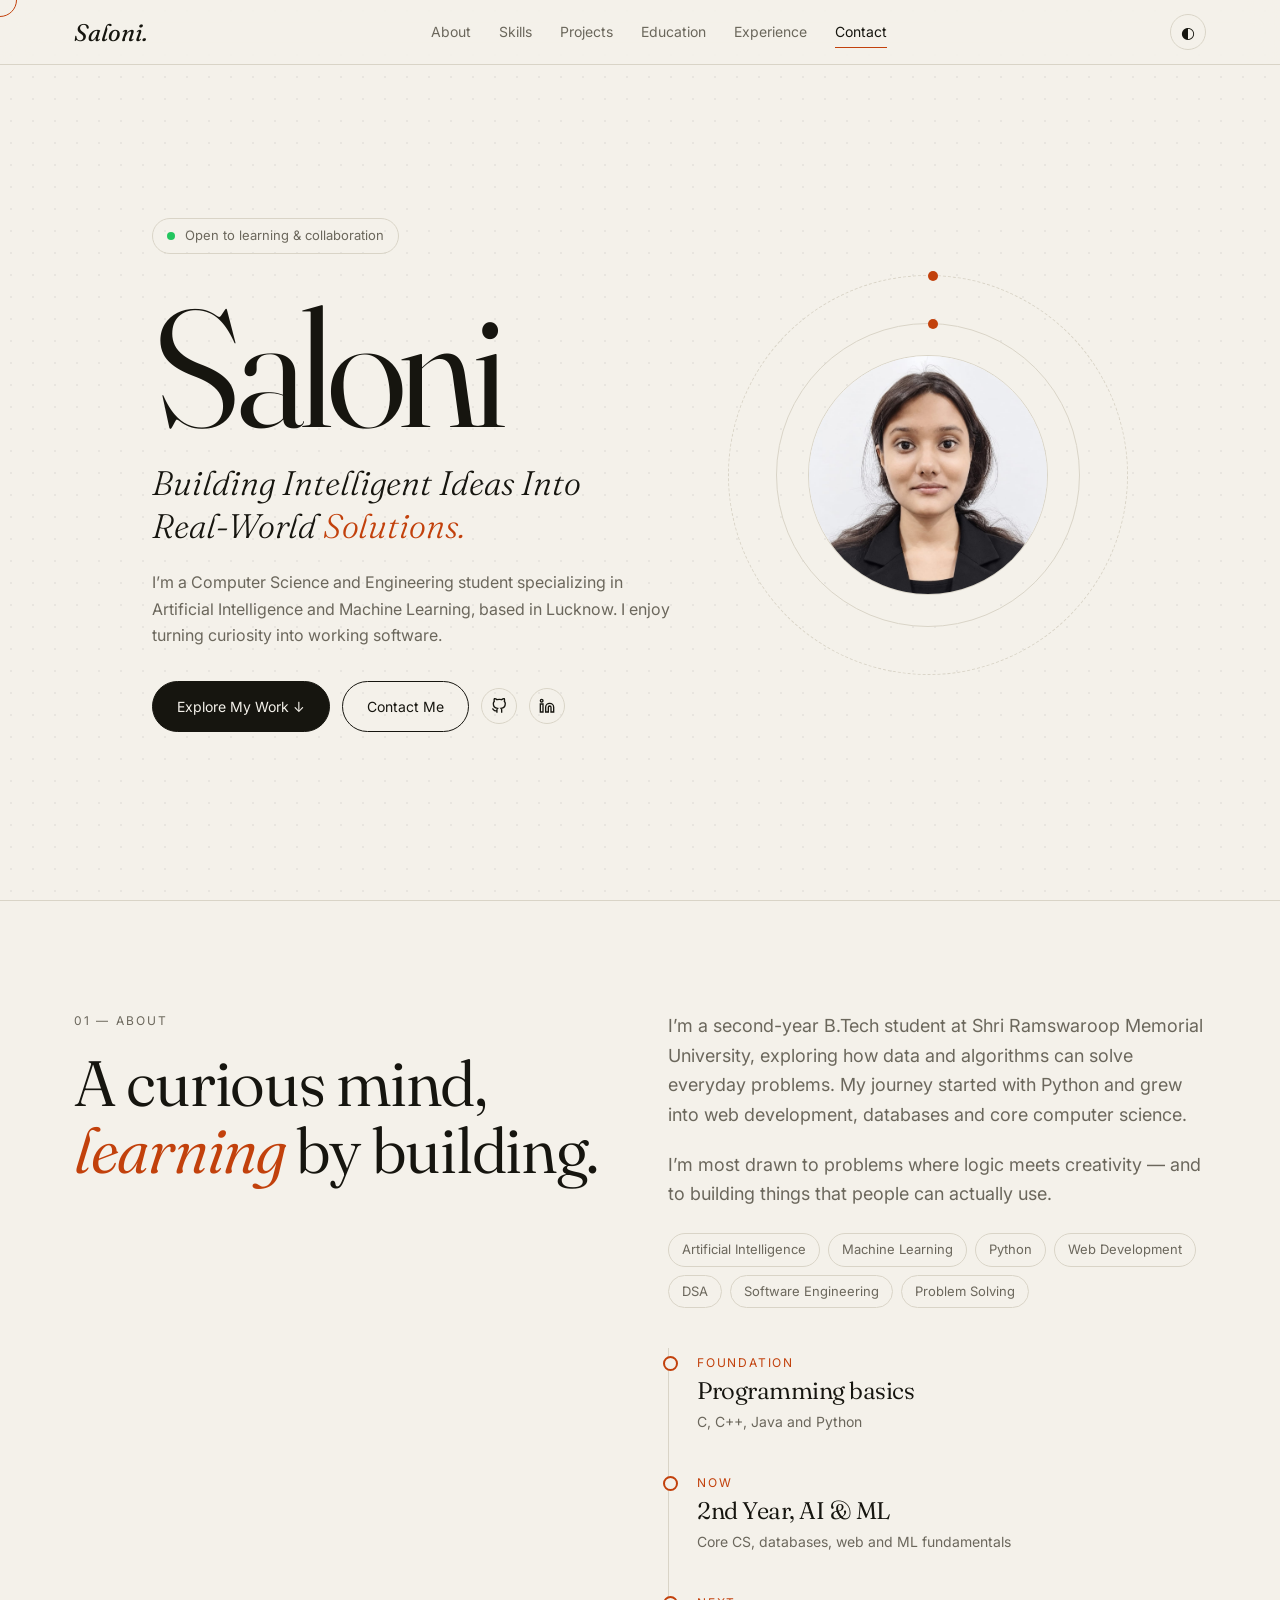
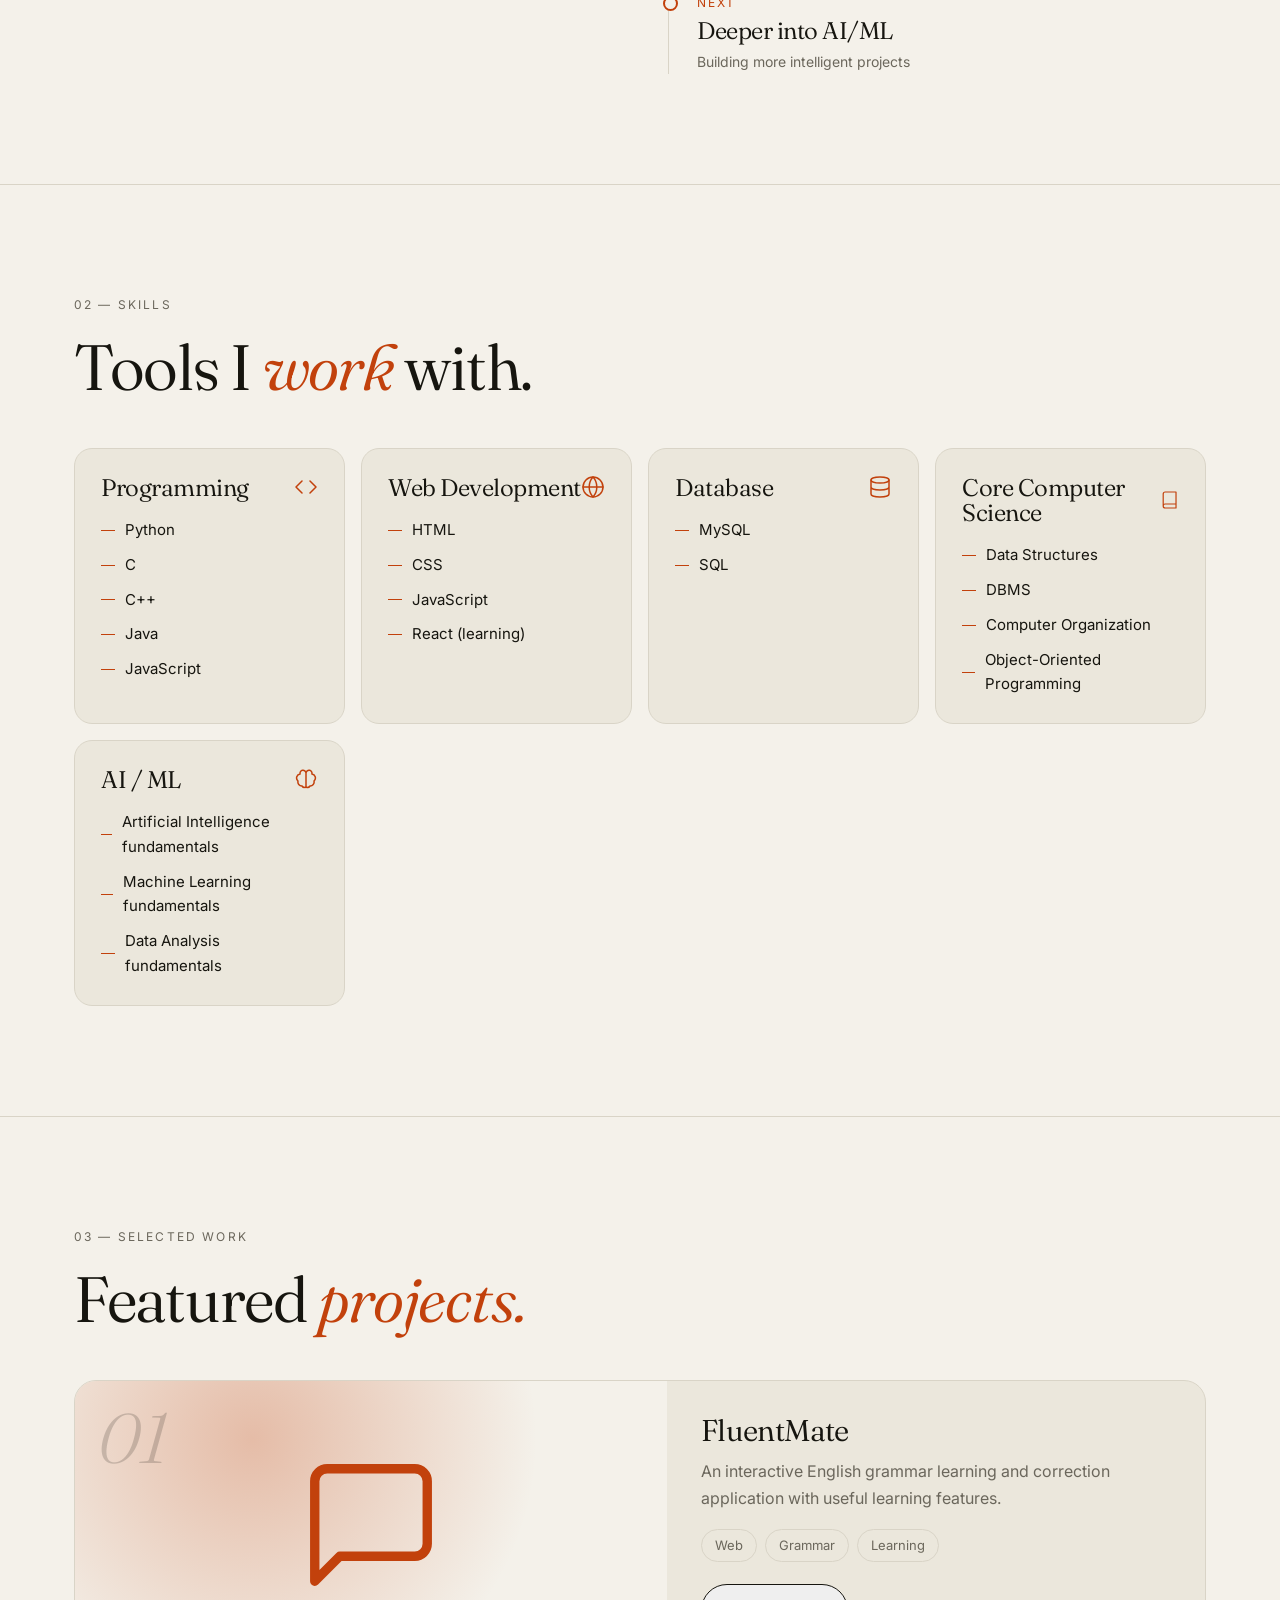
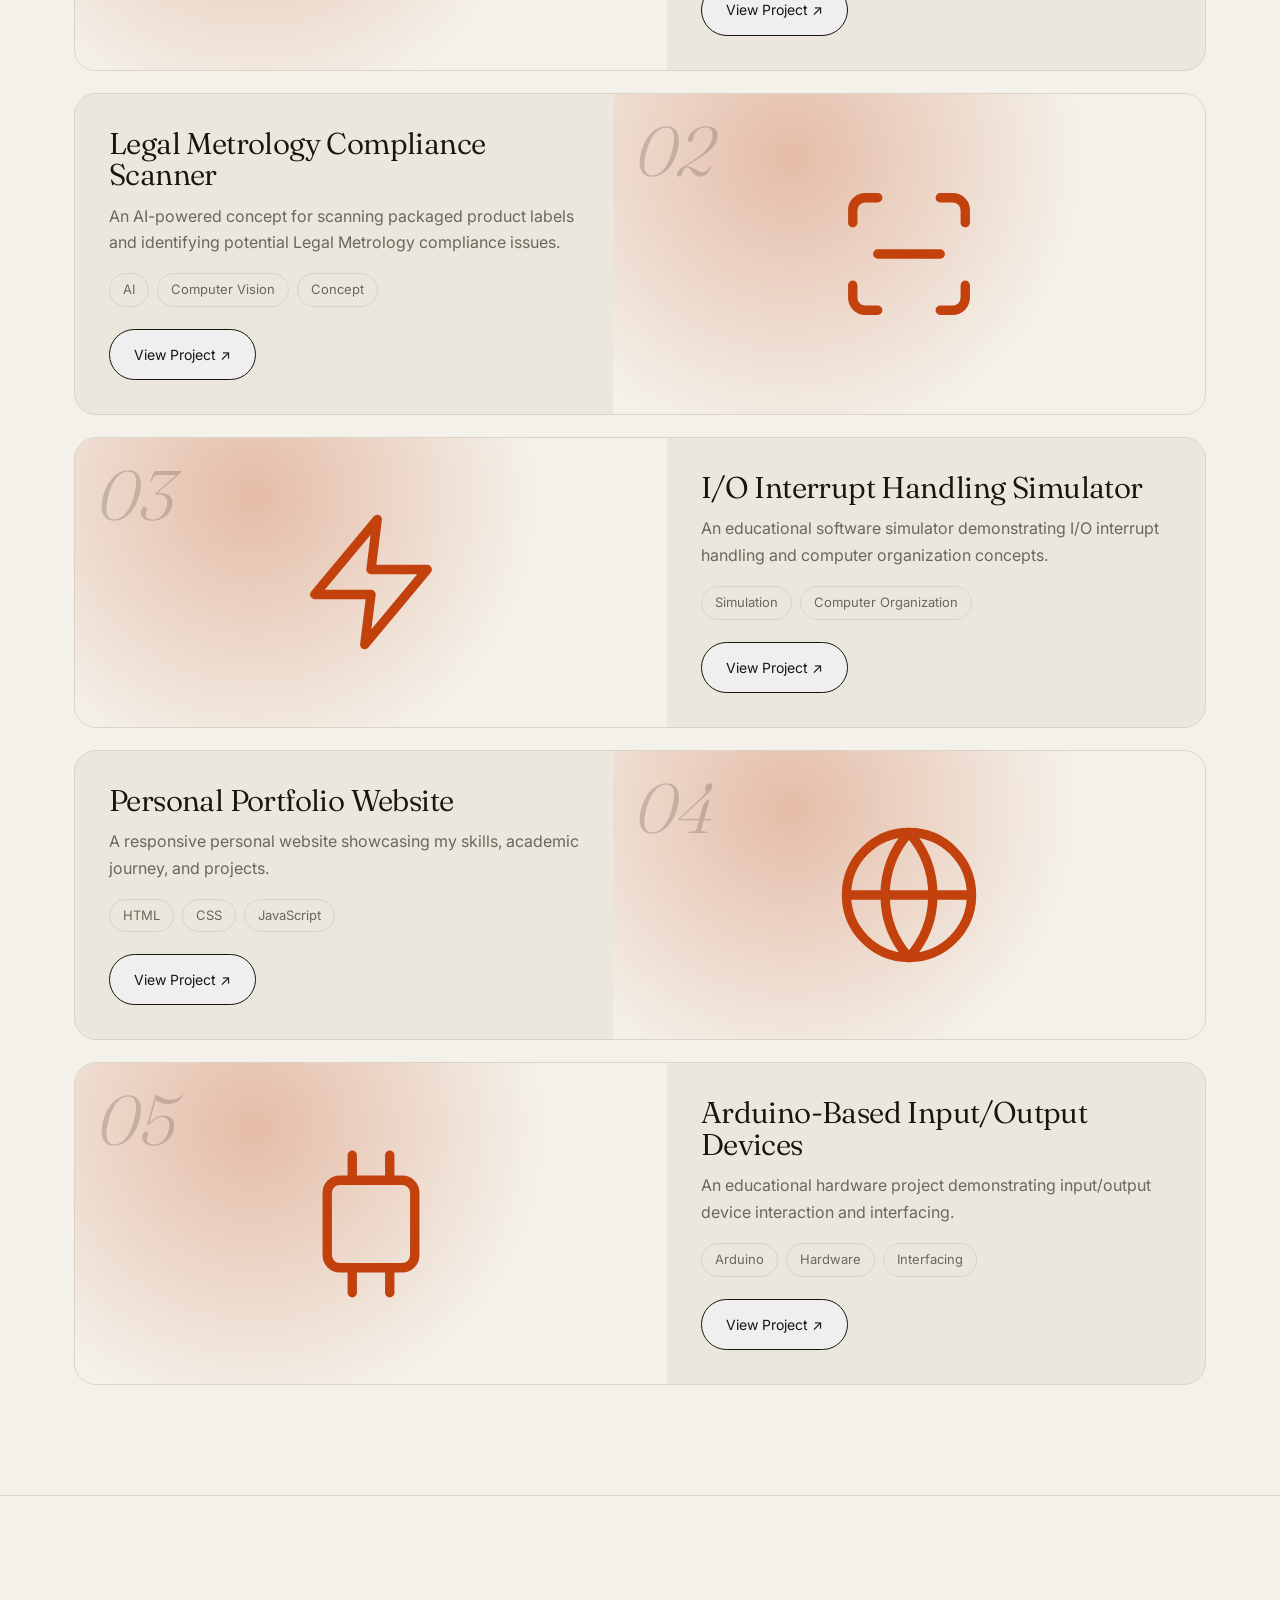
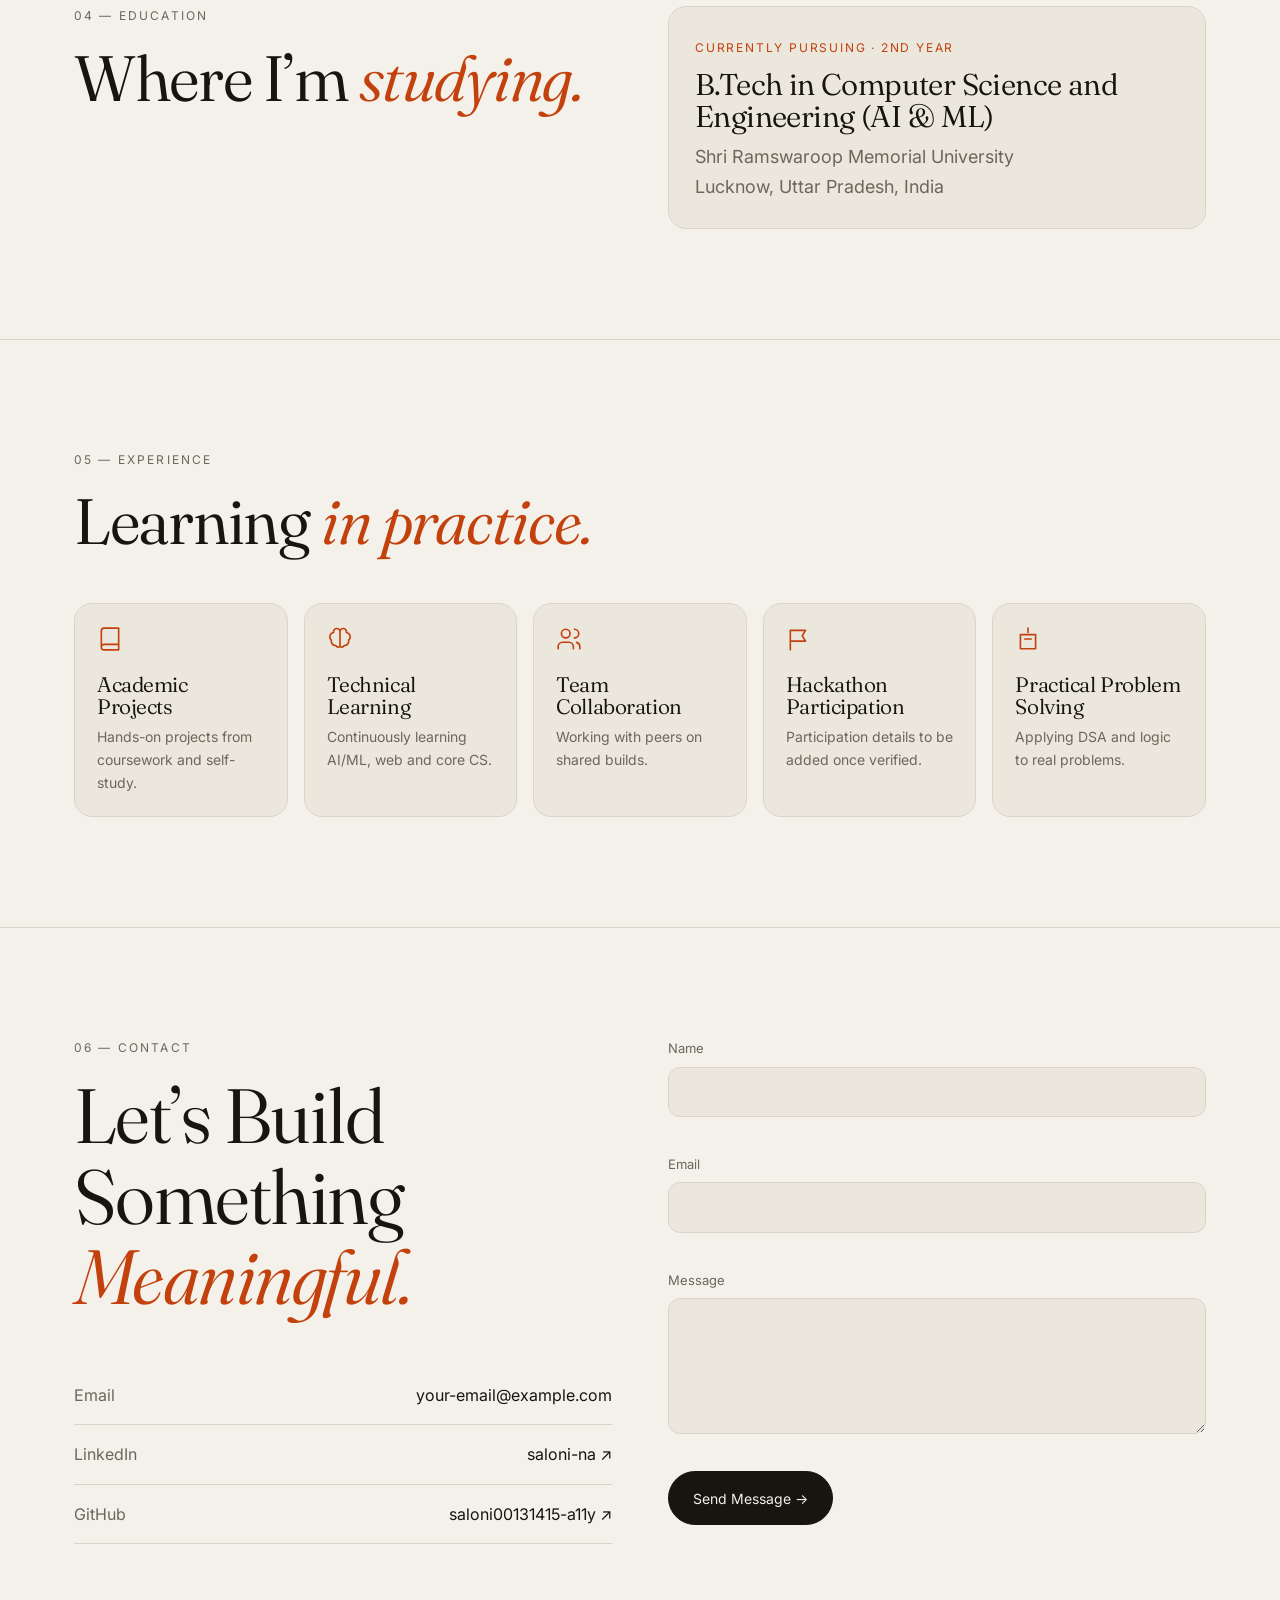
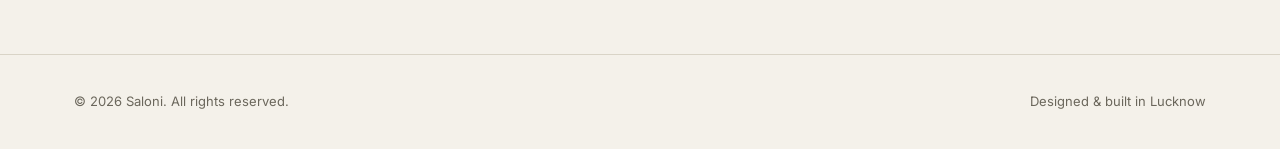
<file: index.html>
<!DOCTYPE html>
<html lang="en">
<head>
<meta charset="utf-8">
<meta name="viewport" content="width=device-width, initial-scale=1, viewport-fit=cover">
<title>Saloni — AI/ML Engineer in the Making</title>
<meta name="description" content="Portfolio of Saloni, B.Tech CSE (AI & ML) student at Shri Ramswaroop Memorial University, Lucknow.">
<link href="https://fonts.googleapis.com/css2?family=Fraunces:ital,opsz,wght@0,9..144,300..600;1,9..144,300..500&family=Inter:wght@400;500&display=swap" rel="stylesheet">
<link rel="stylesheet" href="style.css">
</head>
<body>
<div id="ld"><div><b>Saloni</b><i></i></div></div>
<div id="cu"></div>
<nav><div class="wrap"><a class="logo" href="#top">Saloni.</a>
<div class="links" id="lk"><a href="#about">About</a><a href="#skills">Skills</a><a href="#projects">Projects</a><a href="#education">Education</a><a href="#experience">Experience</a><a href="#contact">Contact</a></div>
<div class="row"><button class="ib" id="th" aria-label="Toggle theme">◐</button><button class="ib" id="bg" aria-label="Menu">☰</button></div></div></nav>

<main id="top">
<section class="hero"><div class="wrap hg">
<div>
<span class="st">Open to learning &amp; collaboration</span>
<h1><span class="mask"><span>Saloni</span></span></h1>
<div class="tag"><span class="mask"><span>Building Intelligent Ideas Into</span></span><span class="mask"><span style="transition-delay:.15s">Real-World <em>Solutions.</em></span></span></div>
<p>I’m a Computer Science and Engineering student specializing in Artificial Intelligence and Machine Learning, based in Lucknow. I enjoy turning curiosity into working software.</p>
<div class="row"><a class="btn p" href="#projects">Explore My Work ↓</a><a class="btn" href="#contact">Contact Me</a>
<a class="ib" href="https://github.com/saloni00131415-a11y" target="_blank" rel="noopener" aria-label="GitHub"><svg width="16" height="16" viewBox="0 0 24 24" fill="none" stroke="currentColor" stroke-width="2"><path d="M9 19c-5 1.5-5-2.5-7-3m14 6v-3.9a3.4 3.4 0 0 0-1-2.6c3.1-.3 6.4-1.5 6.4-7A5.4 5.4 0 0 0 20 4.8 5 5 0 0 0 19.9 1S18.7.7 16 2.5a13.4 13.4 0 0 0-7 0C6.3.7 5.1 1 5.1 1A5 5 0 0 0 5 4.8a5.4 5.4 0 0 0-1.5 3.8c0 5.4 3.3 6.6 6.4 7a3.4 3.4 0 0 0-1 2.6V22"/></svg></a>
<a class="ib" href="https://www.linkedin.com/in/saloni-na-9216ba387/" target="_blank" rel="noopener" aria-label="LinkedIn"><svg width="16" height="16" viewBox="0 0 24 24" fill="none" stroke="currentColor" stroke-width="2"><path d="M16 8a6 6 0 0 1 6 6v7h-4v-7a2 2 0 0 0-4 0v7h-4v-7a6 6 0 0 1 6-6zM2 9h4v12H2zM4 2a2 2 0 1 1 0 4 2 2 0 0 1 0-4z"/></svg></a></div>
</div>
<div class="vis"><div class="ring"><i></i></div><div class="ring b"><i></i></div><div class="ph"><img src="IMG-20261125-WA0000.jpg" alt="Portrait of Saloni" width="640" height="640"></div></div>
</div></section>

<section id="about"><div class="wrap ab">
<div class="rv"><span class="lbl">01 — About</span><h2>A curious mind, <em>learning</em> by building.</h2></div>
<div class="rv"><p>I’m a second-year B.Tech student at Shri Ramswaroop Memorial University, exploring how data and algorithms can solve everyday problems. My journey started with Python and grew into web development, databases and core computer science.</p>
<p>I’m most drawn to problems where logic meets creativity — and to building things that people can actually use.</p>
<div class="chips"><span>Artificial Intelligence</span><span>Machine Learning</span><span>Python</span><span>Web Development</span><span>DSA</span><span>Software Engineering</span><span>Problem Solving</span></div>
<div class="tl" style="margin-top:40px"><div><small>Foundation</small><h3>Programming basics</h3><span>C, C++, Java and Python</span></div><div><small>Now</small><h3>2nd Year, AI &amp; ML</h3><span>Core CS, databases, web and ML fundamentals</span></div><div style="padding:0"><small>Next</small><h3>Deeper into AI/ML</h3><span>Building more intelligent projects</span></div></div></div>
</div></section>

<section id="skills"><div class="wrap"><span class="lbl rv">02 — Skills</span><h2 class="rv">Tools I <em>work</em> with.</h2><div class="sk" id="sk"></div></div></section>

<section id="projects"><div class="wrap"><span class="lbl rv">03 — Selected Work</span><h2 class="rv">Featured <em>projects.</em></h2><div class="pj" id="pj"></div></div></section>

<section id="education"><div class="wrap ab"><div class="rv"><span class="lbl">04 — Education</span><h2>Where I’m <em>studying.</em></h2></div>
<div class="card rv"><small style="color:var(--acc);letter-spacing:.15em;text-transform:uppercase;font-size:12px">Currently pursuing · 2nd Year</small><h3 style="display:block;font-size:30px;margin:10px 0">B.Tech in Computer Science and Engineering (AI &amp; ML)</h3><p style="color:var(--mut);margin:0">Shri Ramswaroop Memorial University<br>Lucknow, Uttar Pradesh, India</p></div></div></section>

<section id="experience"><div class="wrap"><span class="lbl rv">05 — Experience</span><h2 class="rv">Learning <em>in practice.</em></h2><div class="xp" id="xp"></div></div></section>

<section id="contact"><div class="wrap ct">
<div class="rv"><span class="lbl">06 — Contact</span><h2>Let’s Build Something <em>Meaningful.</em></h2>
<div class="ln"><span>Email</span><b style="font-weight:400">your-email@example.com</b></div>
<a class="ln" href="https://www.linkedin.com/in/saloni-na-9216ba387/" target="_blank" rel="noopener"><span>LinkedIn</span>saloni-na ↗</a>
<a class="ln" href="https://github.com/saloni00131415-a11y" target="_blank" rel="noopener"><span>GitHub</span>saloni00131415-a11y ↗</a></div>
<form class="rv" id="fm" novalidate>
<label>Name<input id="n" autocomplete="name"><span class="er"></span></label>
<label>Email<input id="e" type="email" autocomplete="email"><span class="er"></span></label>
<label>Message<textarea id="m" rows="5"></textarea><span class="er"></span></label>
<button class="btn p" type="submit" style="justify-self:start">Send Message →</button><div id="ok" role="status"></div></form>
</div></section>
</main>
<footer><div class="wrap"><span>© 2026 Saloni. All rights reserved.</span><span>Designed &amp; built in Lucknow</span></div></footer>

<script src="script.js"></script>
</body>
</html>
</file>
<file: style.css>
:root{--bg:#f4f1ea;--fg:#16150f;--mut:#6b675c;--line:#d9d4c7;--card:#ebe7dc;--acc:#c2410c;color-scheme:light;box-sizing:border-box;padding-top:env(safe-area-inset-top,0px);padding-bottom:env(safe-area-inset-bottom,0px)}
@media (prefers-color-scheme:dark){:root:not([data-theme="light"]){--bg:#0e0e0c;--fg:#efece4;--mut:#8f8b7f;--line:#262521;--card:#171612;--acc:#f59e5b;color-scheme:dark}}
:root[data-theme="dark"]{--bg:#0e0e0c;--fg:#efece4;--mut:#8f8b7f;--line:#262521;--card:#171612;--acc:#f59e5b;color-scheme:dark}
html{scroll-behavior:smooth;scroll-padding-top:70px}
*{box-sizing:border-box}
body{margin:0;background:var(--bg);color:var(--fg);font:400 16px/1.65 Inter,system-ui,sans-serif;overflow-x:hidden;transition:background .4s,color .4s}
body::before{content:"";position:fixed;inset:0;pointer-events:none;opacity:.05;background-image:radial-gradient(var(--fg) 1px,transparent 1px);background-size:22px 22px;z-index:0}
h1,h2,h3{font-family:Fraunces,Georgia,serif;font-weight:350;line-height:1.05;margin:0;letter-spacing:-.02em}
a{color:inherit;text-decoration:none}
.wrap{max-width:1180px;margin:0 auto;padding:0 24px;position:relative;z-index:1}
section{padding:110px 0;border-top:1px solid var(--line)}
.lbl{font-size:12px;letter-spacing:.18em;text-transform:uppercase;color:var(--mut);margin-bottom:18px;display:block}
h2{font-size:clamp(34px,5vw,64px);margin-bottom:48px}
em{font-style:italic;color:var(--acc)}
.rv{opacity:0;transform:translateY(28px);transition:opacity .9s cubic-bezier(.2,.7,.2,1),transform .9s cubic-bezier(.2,.7,.2,1)}
.rv.in{opacity:1;transform:none}
.mask{display:block;overflow:hidden}.mask>span{display:block;transform:translateY(105%);transition:transform 1.1s cubic-bezier(.2,.7,.2,1)}
.go .mask>span{transform:none}
#ld{position:fixed;inset:0;background:var(--bg);z-index:100;display:grid;place-items:center;transition:opacity .6s .2s,visibility .6s .2s}
#ld.off{opacity:0;visibility:hidden}
#ld b{font:italic 300 40px Fraunces,serif}#ld i{display:block;height:1px;background:var(--acc);margin-top:10px;animation:ln 1.1s ease forwards;transform-origin:left;transform:scaleX(0)}
@keyframes ln{to{transform:scaleX(1)}}
nav{position:fixed;top:env(safe-area-inset-top,0px);left:0;right:0;z-index:50;backdrop-filter:blur(14px);background:color-mix(in srgb,var(--bg) 78%,transparent);border-bottom:1px solid var(--line)}
nav .wrap{display:flex;justify-content:space-between;align-items:center;height:64px}
.logo{font:italic 400 24px Fraunces,serif}
.links{display:flex;gap:28px;align-items:center;font-size:14px}
.links a{position:relative;color:var(--mut);transition:color .3s}.links a:hover,.links a.act{color:var(--fg)}
.links a::after{content:"";position:absolute;left:0;bottom:-4px;height:1px;width:100%;background:var(--acc);transform:scaleX(0);transform-origin:left;transition:transform .35s}
.links a:hover::after,.links a.act::after{transform:scaleX(1)}
button{font:inherit;color:inherit;cursor:pointer}
.ib{background:none;border:1px solid var(--line);border-radius:50%;width:36px;height:36px;display:grid;place-items:center}
#bg{display:none}
@media(max-width:820px){#bg{display:grid}.links{position:fixed;top:calc(64px + env(safe-area-inset-top,0px));left:0;right:0;flex-direction:column;background:var(--bg);padding:28px;gap:22px;font-size:20px;border-bottom:1px solid var(--line);transform:translateY(-130%);transition:transform .45s}.links.open{transform:none}}
.hero{min-height:100svh;display:grid;align-items:center;padding:120px 0 70px;border:0}
.hg{display:grid;grid-template-columns:1.3fr 1fr;gap:56px;align-items:center}
@media(max-width:820px){.hg{grid-template-columns:1fr}}
.st{display:inline-flex;gap:10px;align-items:center;border:1px solid var(--line);border-radius:99px;padding:6px 14px;font-size:13px;color:var(--mut)}
.st::before{content:"";width:8px;height:8px;border-radius:50%;background:#22c55e;box-shadow:0 0 0 0 #22c55e88;animation:pl 2s infinite}
@keyframes pl{70%{box-shadow:0 0 0 9px #0000}}
h1{font-size:clamp(64px,13vw,168px);margin:26px 0 8px;letter-spacing:-.045em}
.tag{font:italic 300 clamp(22px,3vw,34px)/1.25 Fraunces,serif;max-width:560px}
.hero p{color:var(--mut);max-width:520px;margin:22px 0 32px}
.btn{display:inline-flex;gap:8px;align-items:center;padding:13px 24px;border-radius:99px;border:1px solid var(--fg);font-size:14px;transition:.3s}
.btn.p{background:var(--fg);color:var(--bg)}.btn:hover{background:var(--acc);border-color:var(--acc);color:#fff;transform:translateY(-2px)}
.row{display:flex;gap:12px;flex-wrap:wrap;align-items:center}
.vis{position:relative;aspect-ratio:1;max-width:420px;margin:auto;width:100%}
.ring{position:absolute;inset:0;border:1px dashed var(--line);border-radius:50%;animation:sp 40s linear infinite}
.ring.b{inset:12%;animation-duration:26s;animation-direction:reverse;border-style:solid}
.ring i{position:absolute;top:-5px;left:50%;width:10px;height:10px;border-radius:50%;background:var(--acc)}
@keyframes sp{to{transform:rotate(360deg)}}
.ph{position:absolute;inset:20%;border-radius:50%;background:linear-gradient(135deg,var(--card),var(--line));display:grid;place-items:center;text-align:center;font-size:12px;color:var(--mut);border:1px solid var(--line)}
.ph{overflow:hidden;padding:0}.ph img{width:100%;height:100%;object-fit:cover;display:block;transition:transform .8s}.vis:hover .ph img{transform:scale(1.06)}
.ph b{font:italic 300 64px Fraunces,serif;color:var(--acc);display:block;line-height:1}
.ab{display:grid;grid-template-columns:1fr 1fr;gap:56px}
@media(max-width:820px){.ab{grid-template-columns:1fr}}
.ab p{color:var(--mut);font-size:18px;margin:0 0 20px}
.chips{display:flex;flex-wrap:wrap;gap:8px;margin-top:24px}
.chips span,.tags span{border:1px solid var(--line);border-radius:99px;padding:5px 13px;font-size:13px;color:var(--mut)}
.tl{border-left:1px solid var(--line);padding-left:28px;margin-top:8px}
.tl div{position:relative;padding-bottom:34px}.tl div::before{content:"";position:absolute;left:-34px;top:8px;width:11px;height:11px;border-radius:50%;background:var(--bg);border:2px solid var(--acc)}
.tl small{color:var(--acc);font-size:12px;letter-spacing:.15em;text-transform:uppercase}.tl h3{font-size:24px;margin:4px 0}.tl span{color:var(--mut);font-size:14px}
.sk{display:grid;grid-template-columns:repeat(auto-fit,minmax(250px,1fr));gap:16px}
.card{background:var(--card);border:1px solid var(--line);border-radius:18px;padding:26px;transition:transform .4s,border-color .4s}
.card:hover{transform:translateY(-6px);border-color:var(--acc)}
.card h3{font-size:24px;display:flex;justify-content:space-between;align-items:center;margin-bottom:18px}
.card h3 svg{color:var(--acc)}
.card ul{list-style:none;margin:0;padding:0;display:grid;gap:10px}
.card li{display:flex;align-items:center;gap:10px;font-size:15px}
.card li::before{content:"";height:1px;width:14px;background:var(--acc);transition:width .4s}.card:hover li::before{width:26px}
.pj{display:grid;gap:22px}
.pr{display:grid;grid-template-columns:1.1fr 1fr;gap:0;background:var(--card);border:1px solid var(--line);border-radius:22px;overflow:hidden;transition:border-color .4s}
.pr:hover{border-color:var(--acc)}.pr:nth-child(even){direction:rtl}.pr:nth-child(even)>*{direction:ltr}
@media(max-width:820px){.pr{grid-template-columns:1fr}.pr:nth-child(even){direction:ltr}}
.pv{min-height:260px;position:relative;overflow:hidden;display:grid;place-items:center;background:radial-gradient(circle at 30% 20%,color-mix(in srgb,var(--acc) 30%,transparent),transparent 60%),var(--bg)}
.pv svg{width:46%;max-width:150px;color:var(--acc);transition:transform .7s}.pr:hover .pv svg{transform:scale(1.15) rotate(-6deg)}
.pv b{position:absolute;left:22px;top:14px;font:italic 300 70px Fraunces,serif;opacity:.18}
.pb{padding:34px}.pb h3{font-size:30px;margin-bottom:12px}.pb p{color:var(--mut);margin:0 0 18px}
.tags{display:flex;flex-wrap:wrap;gap:8px;margin-bottom:22px}
.more{display:none;margin-top:16px;font-size:14px;color:var(--mut);border-top:1px solid var(--line);padding-top:14px}.more.show{display:block}
.xp{display:grid;grid-template-columns:repeat(auto-fit,minmax(210px,1fr));gap:16px}
.xp .card{padding:22px}.xp svg{color:var(--acc);margin-bottom:14px}.xp h3{font-size:21px;display:block;margin-bottom:8px}.xp p{margin:0;color:var(--mut);font-size:14px}
.ct{display:grid;grid-template-columns:1fr 1fr;gap:56px}
@media(max-width:820px){.ct{grid-template-columns:1fr}}
.ct h2{font-size:clamp(40px,6vw,84px)}
.ln{display:flex;justify-content:space-between;padding:16px 0;border-bottom:1px solid var(--line);transition:padding .3s,color .3s}
a.ln:hover{padding-left:12px;color:var(--acc)}.ln span{color:var(--mut)}
form{display:grid;gap:16px}label{font-size:13px;color:var(--mut);display:grid;gap:6px}
input,textarea{font:inherit;color:var(--fg);background:var(--card);border:1px solid var(--line);border-radius:12px;padding:13px 15px;width:100%;transition:border-color .3s}
input:focus,textarea:focus{outline:none;border-color:var(--acc)}
.er{color:#dc2626;font-size:12px;min-height:14px}#ok{color:#16a34a;font-size:14px}
footer{padding:36px 0;border-top:1px solid var(--line);font-size:13px;color:var(--mut)}footer .wrap{display:flex;justify-content:space-between;flex-wrap:wrap;gap:10px}
#cu{position:fixed;width:34px;height:34px;border:1px solid var(--acc);border-radius:50%;pointer-events:none;z-index:90;transform:translate(-50%,-50%);transition:width .25s,height .25s,background .25s;display:none}
#cu.h{width:60px;height:60px;background:color-mix(in srgb,var(--acc) 15%,transparent)}
@media(hover:hover) and (pointer:fine){#cu{display:block}}
:focus-visible{outline:2px solid var(--acc);outline-offset:3px}
@media(prefers-reduced-motion:reduce){*{animation:none!important;transition:none!important}.rv,.mask>span{opacity:1;transform:none}html{scroll-behavior:auto}}
</file>
